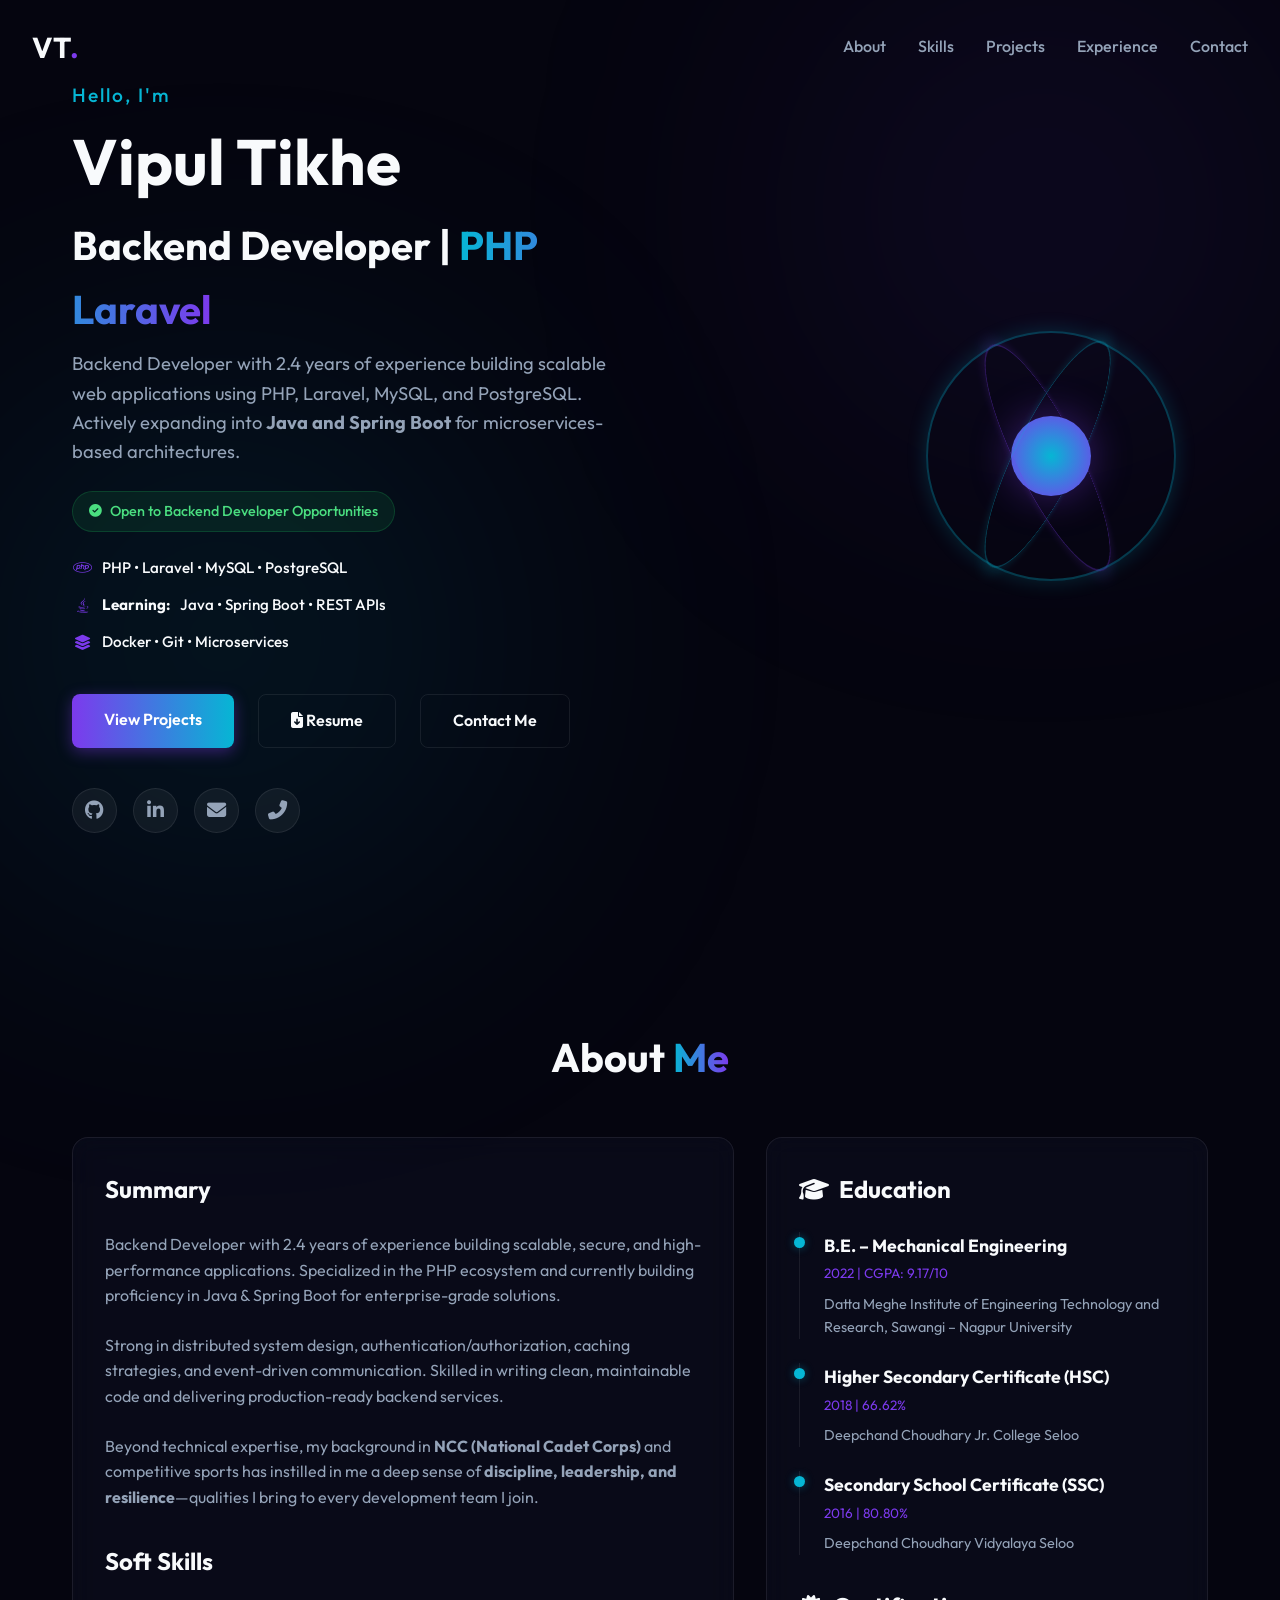
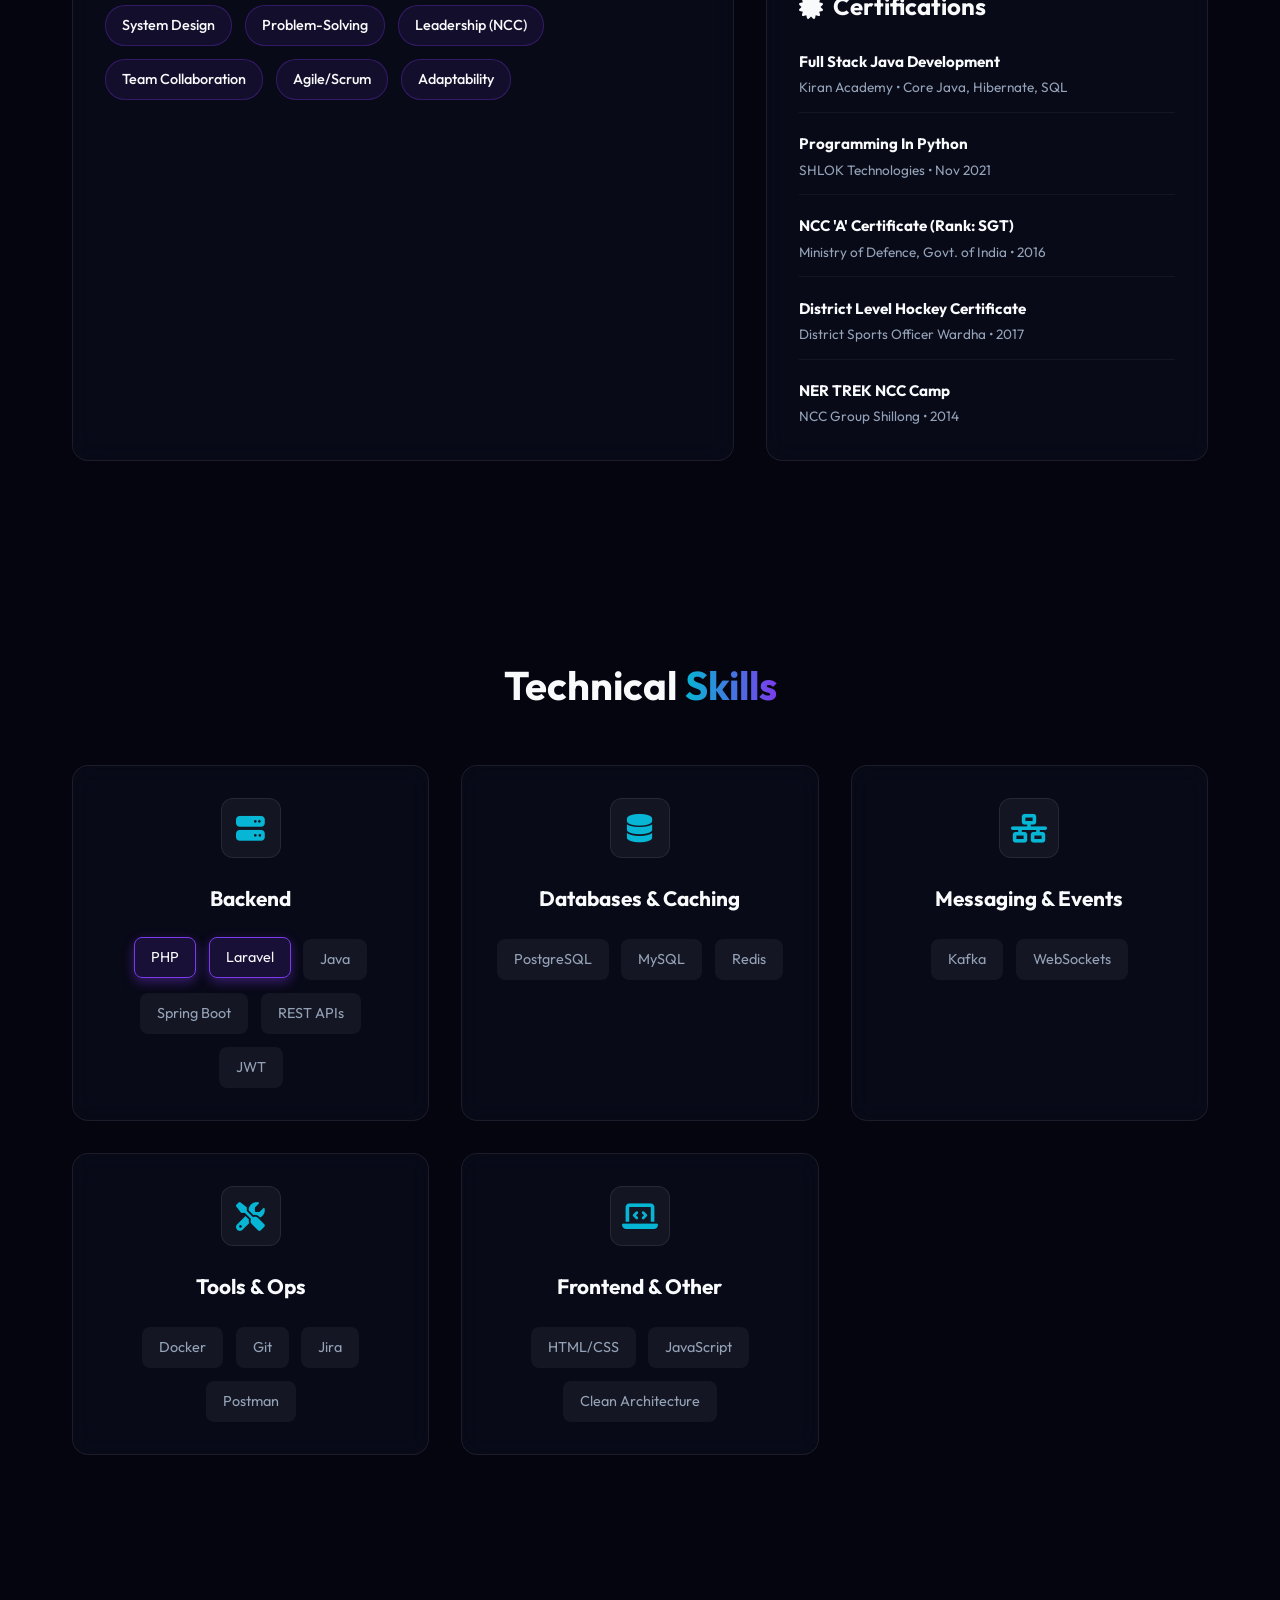
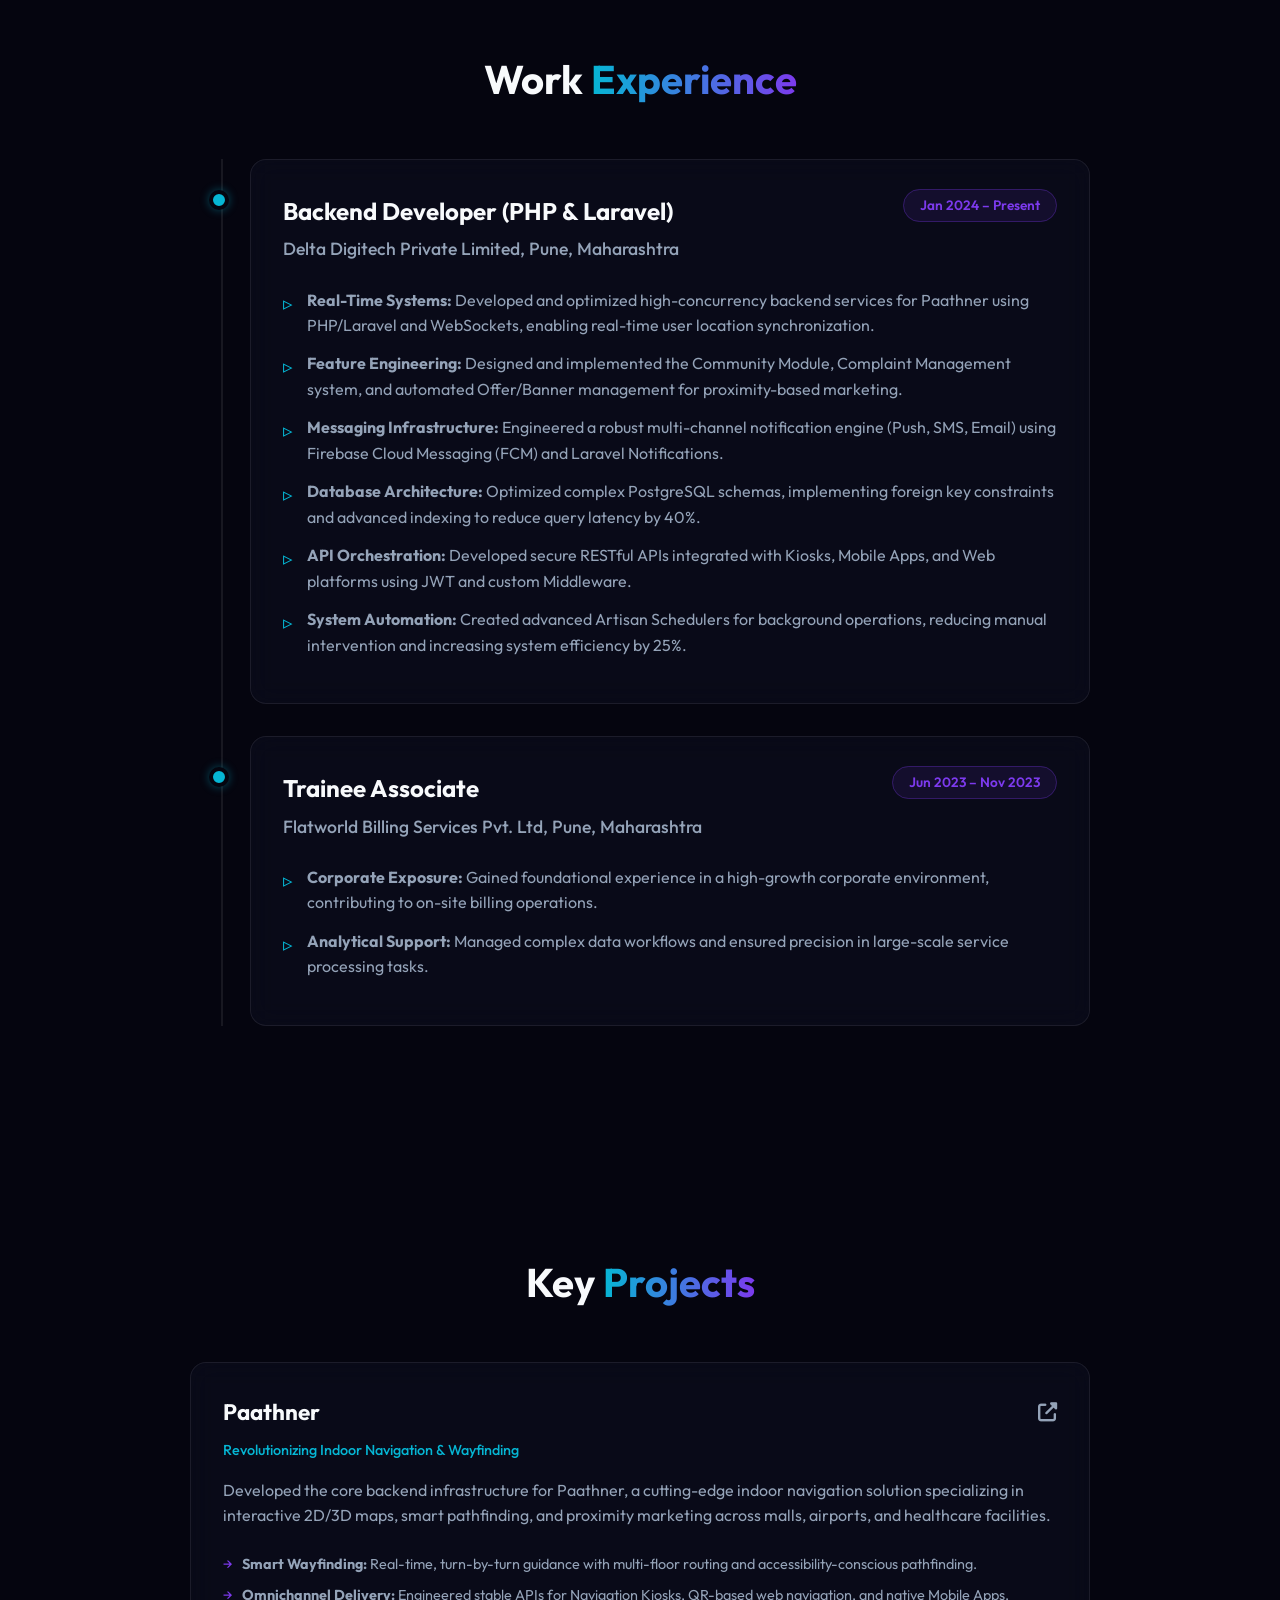
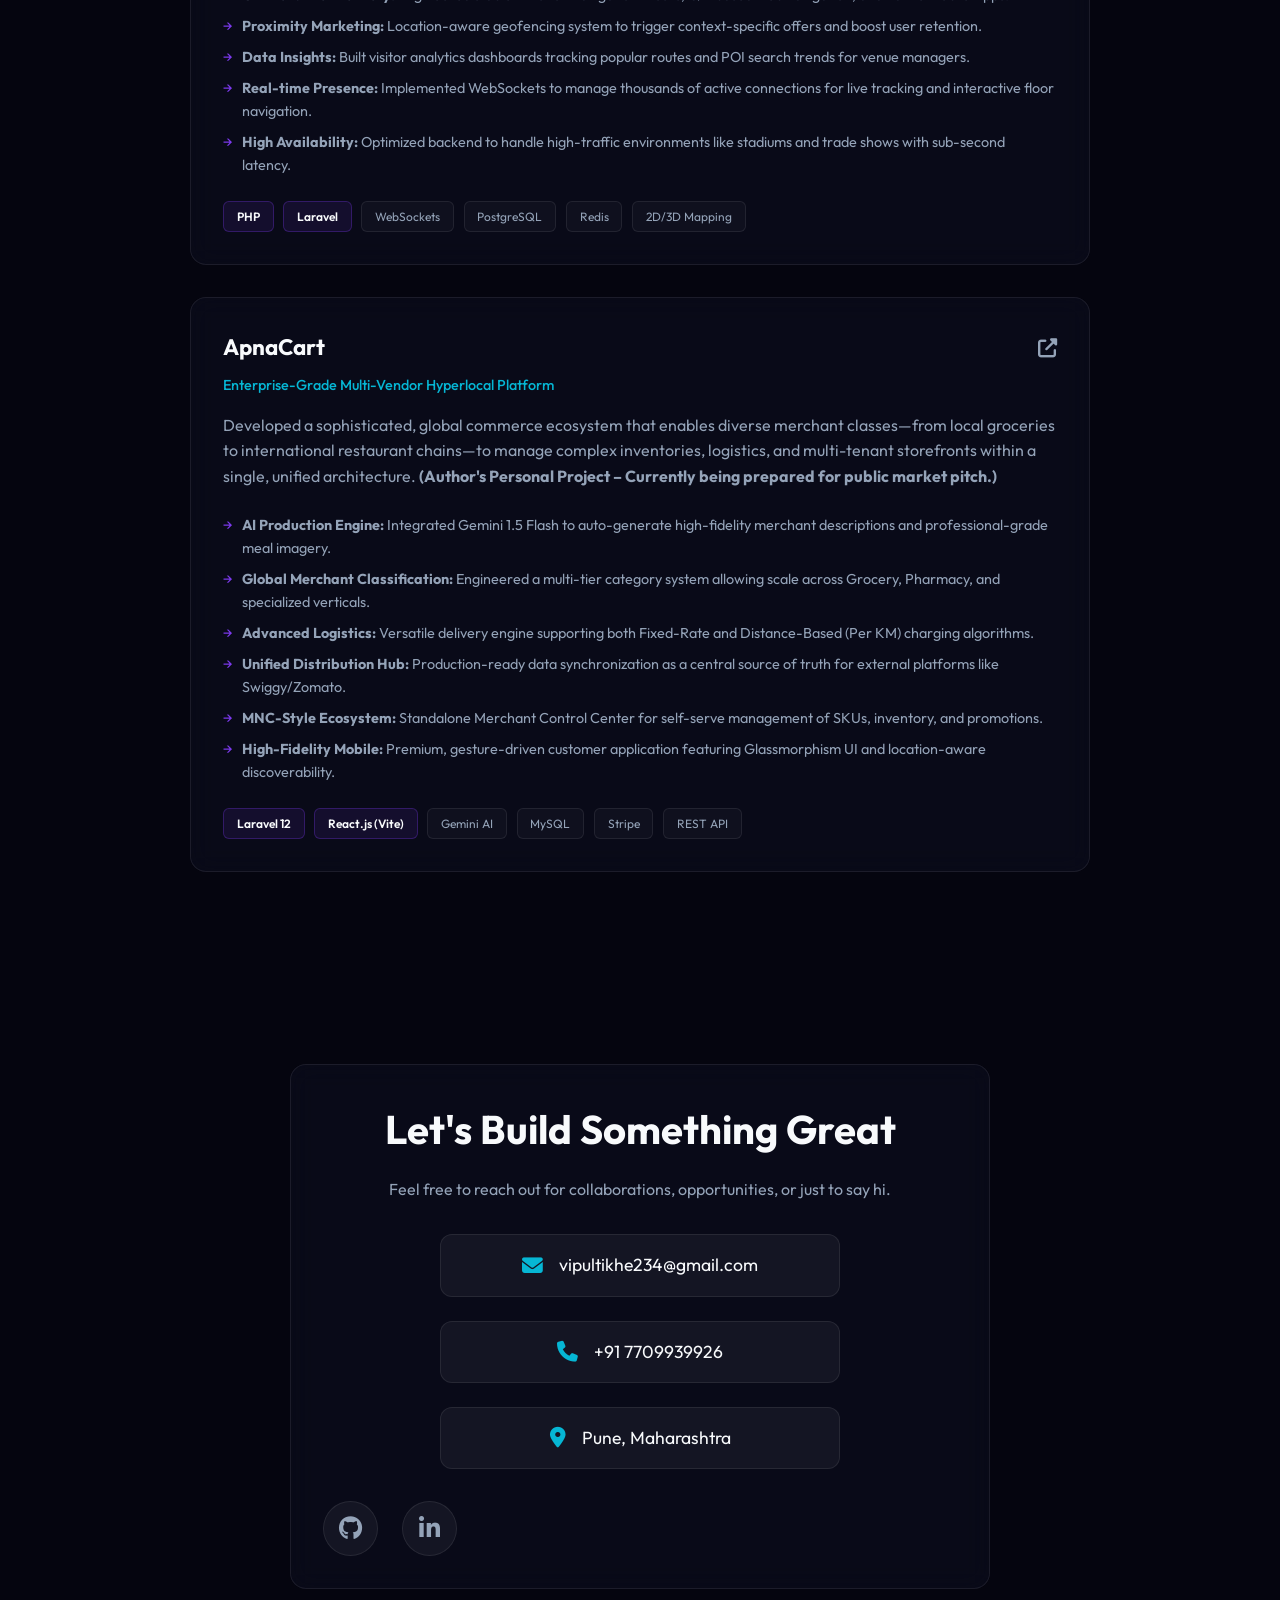
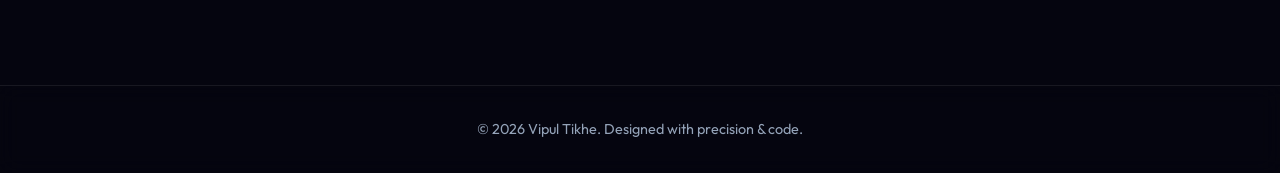
<file: index.html>
<!DOCTYPE html>
<html lang="en">

<head>
    <meta charset="UTF-8">
    <meta name="viewport" content="width=device-width, initial-scale=1.0">
    <title>Vipul Tikhe | Backend Developer</title>
    <meta name="description"
        content="Portfolio of Vipul Tikhe, Backend Developer specialized in PHP, Laravel, Java, and Spring Boot. 2.4 years of experience building scalable applications.">
    <!-- Google Fonts -->
    <link rel="preconnect" href="https://fonts.googleapis.com">
    <link rel="preconnect" href="https://fonts.gstatic.com" crossorigin>
    <link href="https://fonts.googleapis.com/css2?family=Outfit:wght@300;400;500;600;700&display=swap" rel="stylesheet">
    <!-- Font Awesome -->
    <link rel="stylesheet" href="https://cdnjs.cloudflare.com/ajax/libs/font-awesome/6.4.0/css/all.min.css">

    <link rel="stylesheet" href="styles.css">
</head>

<body>

    <!-- Background Elements -->
    <div class="bg-shape shape-1"></div>
    <div class="bg-shape shape-2"></div>

    <!-- Navbar -->
    <nav class="navbar">
        <a href="#home" class="logo">VT<span>.</span></a>
        <ul class="nav-links">
            <li><a href="#about">About</a></li>
            <li><a href="#skills">Skills</a></li>
            <li><a href="#projects">Projects</a></li>
            <li><a href="#experience">Experience</a></li>
            <li><a href="#contact">Contact</a></li>
        </ul>
        <div class="hamburger">
            <span class="bar"></span>
            <span class="bar"></span>
            <span class="bar"></span>
        </div>
    </nav>

    <!-- Hero Section -->
    <section id="home" class="hero section">
        <div class="container hero-content">
            <div class="hero-text opacity-0 slide-up">
                <span class="greeting">Hello, I'm</span>
                <h1 class="name">Vipul Tikhe</h1>
                <h2 class="title">Backend Developer | <span class="highlight">PHP Laravel</span></h2>
                <p class="hero-desc">
                    Backend Developer with 2.4 years of experience building scalable web applications using PHP,
                    Laravel,
                    MySQL, and PostgreSQL. Actively expanding into <strong>Java and Spring Boot</strong> for
                    microservices-based architectures.
                </p>
                <div class="availability-badge">
                    <i class="fas fa-check-circle"></i> Open to Backend Developer Opportunities
                </div>
                <div class="hero-tech-stack">
                    <span class="tech-item"><i class="fab fa-php"></i> PHP • Laravel • MySQL • PostgreSQL</span>
                    <span class="tech-item"><i class="fab fa-java"></i> <strong>Learning:</strong> Java • Spring Boot •
                        REST APIs</span>
                    <span class="tech-item"><i class="fas fa-layer-group"></i> Docker • Git • Microservices</span>
                </div>
                <div class="hero-actions">
                    <a href="#projects" class="btn btn-primary">View Projects</a>
                    <a href="Vipul%20Ninukumar%20Tikhe.pdf" target="_blank" class="btn btn-outline" download>
                        <i class="fas fa-file-download"></i> Resume
                    </a>
                    <a href="#contact" class="btn btn-outline">Contact Me</a>
                </div>
                <div class="social-links">
                    <a href="https://github.com/vipultikhe234" target="_blank" class="social-icon"
                        aria-label="GitHub"><i class="fab fa-github"></i></a>
                    <a href="https://www.linkedin.com/in/vipultikhe" target="_blank" class="social-icon"
                        aria-label="LinkedIn"><i class="fab fa-linkedin-in"></i></a>
                    <a href="mailto:vipultikhe234@gmail.com" class="social-icon" aria-label="Email"><i
                            class="fas fa-envelope"></i></a>
                    <a href="tel:+917709939926" class="social-icon" aria-label="Phone"><i
                            class="fas fa-phone-alt"></i></a>
                </div>
            </div>
            <div class="hero-image opacity-0 fade-in">
                <!-- Abstract glowing element representing a server/database -->
                <div class="abstract-globe">
                    <div class="ring"></div>
                    <div class="ring"></div>
                    <div class="ring"></div>
                    <div class="core"></div>
                </div>
            </div>
        </div>
    </section>

    <!-- About Section -->
    <section id="about" class="about section">
        <div class="container">
            <h2 class="section-title opacity-0 slide-up">About <span class="highlight">Me</span></h2>
            <div class="about-grid">
                <div class="about-text glass-card opacity-0 slide-right">
                    <h3>Summary</h3>
                    <p>
                        Backend Developer with 2.4 years of experience building scalable, secure, and
                        high-performance applications. Specialized in the PHP ecosystem and currently building
                        proficiency in Java & Spring Boot for enterprise-grade solutions.
                    </p>
                    <p>
                        Strong in distributed system design, authentication/authorization, caching strategies, and
                        event-driven communication. Skilled in writing clean, maintainable code and delivering
                        production-ready backend services.
                    </p>
                    <p>
                        Beyond technical expertise, my background in <strong>NCC (National Cadet Corps)</strong> and
                        competitive sports has instilled in me a deep sense of <strong>discipline, leadership, and
                            resilience</strong>—qualities I bring to every development team I join.
                    </p>

                    <h3 class="mt-4">Soft Skills</h3>
                    <div class="soft-skills">
                        <span class="tag">System Design</span>
                        <span class="tag">Problem-Solving</span>
                        <span class="tag">Leadership (NCC)</span>
                        <span class="tag">Team Collaboration</span>
                        <span class="tag">Agile/Scrum</span>
                        <span class="tag">Adaptability</span>
                    </div>
                </div>

                <div class="education-card glass-card opacity-0 slide-left">
                    <h3><i class="fas fa-graduation-cap"></i> Education</h3>
                    <div class="timeline-item small">
                        <div class="timeline-dot"></div>
                        <h4>B.E. – Mechanical Engineering</h4>
                        <span class="date">2022 | CGPA: 9.17/10</span>
                        <p>Datta Meghe Institute of Engineering Technology and Research, Sawangi – Nagpur University</p>
                    </div>
                    <div class="timeline-item small">
                        <div class="timeline-dot"></div>
                        <h4>Higher Secondary Certificate (HSC)</h4>
                        <span class="date">2018 | 66.62%</span>
                        <p>Deepchand Choudhary Jr. College Seloo</p>
                    </div>
                    <div class="timeline-item small">
                        <div class="timeline-dot"></div>
                        <h4>Secondary School Certificate (SSC)</h4>
                        <span class="date">2016 | 80.80%</span>
                        <p>Deepchand Choudhary Vidyalaya Seloo</p>
                    </div>

                    <h3 class="mt-4"><i class="fas fa-certificate"></i>Certifications</h3>
                    <div class="cert-items">
                        <div class="cert-item">
                            <div class="cert-details">
                                <strong>Full Stack Java Development</strong>
                                <span>Kiran Academy • Core Java, Hibernate, SQL</span>
                            </div>
                        </div>
                        <div class="cert-item">
                            <div class="cert-details">
                                <strong>Programming In Python</strong>
                                <span>SHLOK Technologies • Nov 2021</span>
                            </div>
                        </div>
                        <div class="cert-item">
                            <div class="cert-details">
                                <strong>NCC 'A' Certificate (Rank: SGT)</strong>
                                <span>Ministry of Defence, Govt. of India • 2016</span>
                            </div>
                        </div>
                        <div class="cert-item">
                            <div class="cert-details">
                                <strong>District Level Hockey Certificate</strong>
                                <span>District Sports Officer Wardha • 2017</span>
                            </div>
                        </div>
                        <div class="cert-item">
                            <div class="cert-details">
                                <strong>NER TREK NCC Camp</strong>
                                <span>NCC Group Shillong • 2014</span>
                            </div>
                        </div>
                    </div>
                </div>
            </div>
        </div>
    </section>

    <!-- Skills Section -->
    <section id="skills" class="skills section">
        <div class="container">
            <h2 class="section-title opacity-0 slide-up">Technical <span class="highlight">Skills</span></h2>
            <div class="skills-container opacity-0 fade-in">

                <div class="skill-category glass-card hover-glow">
                    <div class="skill-icon"><i class="fas fa-server"></i></div>
                    <h3>Backend</h3>
                    <div class="skill-tags">
                        <span class="skill-tag highlighted-skill">PHP</span>
                        <span class="skill-tag highlighted-skill">Laravel</span>
                        <span class="skill-tag">Java</span>
                        <span class="skill-tag">Spring Boot</span>
                        <span class="skill-tag">REST APIs</span>
                        <span class="skill-tag">JWT</span>
                    </div>
                </div>

                <div class="skill-category glass-card hover-glow">
                    <div class="skill-icon"><i class="fas fa-database"></i></div>
                    <h3>Databases & Caching</h3>
                    <div class="skill-tags">
                        <span class="skill-tag">PostgreSQL</span>
                        <span class="skill-tag">MySQL</span>
                        <span class="skill-tag">Redis</span>
                    </div>
                </div>

                <div class="skill-category glass-card hover-glow">
                    <div class="skill-icon"><i class="fas fa-network-wired"></i></div>
                    <h3>Messaging & Events</h3>
                    <div class="skill-tags">
                        <span class="skill-tag">Kafka</span>
                        <span class="skill-tag">WebSockets</span>
                    </div>
                </div>

                <div class="skill-category glass-card hover-glow">
                    <div class="skill-icon"><i class="fas fa-tools"></i></div>
                    <h3>Tools & Ops</h3>
                    <div class="skill-tags">
                        <span class="skill-tag">Docker</span>
                        <span class="skill-tag">Git</span>
                        <span class="skill-tag">Jira</span>
                        <span class="skill-tag">Postman</span>
                    </div>
                </div>

                <div class="skill-category glass-card hover-glow">
                    <div class="skill-icon"><i class="fas fa-laptop-code"></i></div>
                    <h3>Frontend & Other</h3>
                    <div class="skill-tags">
                        <span class="skill-tag">HTML/CSS</span>
                        <span class="skill-tag">JavaScript</span>
                        <span class="skill-tag">Clean Architecture</span>
                    </div>
                </div>

            </div>
        </div>
    </section>

    <!-- Experience Section -->
    <section id="experience" class="experience section">
        <div class="container">
            <h2 class="section-title opacity-0 slide-up">Work <span class="highlight">Experience</span></h2>
            <div class="timeline opacity-0 slide-up">

                <div class="timeline-item glass-card">
                    <div class="timeline-dot large"></div>
                    <div class="exp-header">
                        <div class="title-company">
                            <h3>Backend Developer (PHP & Laravel)</h3>
                            <h4>Delta Digitech Private Limited, Pune, Maharashtra</h4>
                        </div>
                        <div class="exp-date">
                            <span class="badge">Jan 2024 – Present</span>
                        </div>
                    </div>
                    <ul class="exp-list">
                        <li><strong>Real-Time Systems:</strong> Developed and optimized high-concurrency backend
                            services for Paathner using PHP/Laravel and WebSockets, enabling real-time user location
                            synchronization.</li>
                        <li><strong>Feature Engineering:</strong> Designed and implemented the Community Module,
                            Complaint Management system, and automated Offer/Banner management for proximity-based
                            marketing.</li>
                        <li><strong>Messaging Infrastructure:</strong> Engineered a robust multi-channel notification
                            engine (Push, SMS, Email) using Firebase Cloud Messaging (FCM) and Laravel Notifications.
                        </li>
                        <li><strong>Database Architecture:</strong> Optimized complex PostgreSQL schemas, implementing
                            foreign key constraints and advanced indexing to reduce query latency by 40%.</li>
                        <li><strong>API Orchestration:</strong> Developed secure RESTful APIs integrated with Kiosks,
                            Mobile Apps, and Web platforms using JWT and custom Middleware.</li>
                        <li><strong>System Automation:</strong> Created advanced Artisan Schedulers for background
                            operations, reducing manual intervention and increasing system efficiency by 25%.</li>
                    </ul>
                </div>

                <div class="timeline-item glass-card mt-4">
                    <div class="timeline-dot large"></div>
                    <div class="exp-header">
                        <div class="title-company">
                            <h3>Trainee Associate</h3>
                            <h4>Flatworld Billing Services Pvt. Ltd, Pune, Maharashtra</h4>
                        </div>
                        <div class="exp-date">
                            <span class="badge">Jun 2023 – Nov 2023</span>
                        </div>
                    </div>
                    <ul class="exp-list">
                        <li><strong>Corporate Exposure:</strong> Gained foundational experience in a high-growth
                            corporate environment, contributing to on-site billing operations.</li>
                        <li><strong>Analytical Support:</strong> Managed complex data workflows and ensured precision in
                            large-scale service processing tasks.</li>
                    </ul>
                </div>

            </div>
        </div>
    </section>

    <!-- Projects Section -->
    <section id="projects" class="projects section">
        <div class="container">
            <h2 class="section-title opacity-0 slide-up">Key <span class="highlight">Projects</span></h2>
            <div class="projects-grid">
                <!-- Featured Project: Paathner (Manually Managed) -->
                <div class="project-card glass-card opacity-0 slide-up">
                    <div class="project-content">
                        <div class="project-header">
                            <h3>Paathner</h3>
                            <div class="project-links">
                                <a href="https://paathner.com/" target="_blank" title="Live Website"><i
                                        class="fas fa-external-link-alt"></i></a>
                            </div>
                        </div>
                        <p class="project-role">Revolutionizing Indoor Navigation & Wayfinding</p>
                        <p class="project-desc">
                            Developed the core backend infrastructure for Paathner, a cutting-edge indoor navigation
                            solution specializing in interactive 2D/3D maps, smart pathfinding, and proximity marketing
                            across malls, airports, and healthcare facilities.
                        </p>
                        <ul class="project-features">
                            <li><strong>Smart Wayfinding:</strong> Real-time, turn-by-turn guidance with multi-floor
                                routing and accessibility-conscious pathfinding.</li>
                            <li><strong>Omnichannel Delivery:</strong> Engineered stable APIs for Navigation Kiosks,
                                QR-based web navigation, and native Mobile Apps.</li>
                            <li><strong>Proximity Marketing:</strong> Location-aware geofencing system to trigger
                                context-specific offers and boost user retention.</li>
                            <li><strong>Data Insights:</strong> Built visitor analytics dashboards tracking popular
                                routes and POI search trends for venue managers.</li>
                            <li><strong>Real-time Presence:</strong> Implemented WebSockets to manage thousands of
                                active
                                connections for live tracking and interactive floor navigation.</li>
                            <li><strong>High Availability:</strong> Optimized backend to handle high-traffic
                                environments like stadiums and trade shows with sub-second latency.</li>
                        </ul>
                        <div class="project-tags">
                            <span class="tag-primary">PHP</span>
                            <span class="tag-primary">Laravel</span>
                            <span>WebSockets</span>
                            <span>PostgreSQL</span>
                            <span>Redis</span>
                            <span>2D/3D Mapping</span>
                        </div>
                    </div>
                </div>

                <!-- Featured Project: ApnaCart -->
                <div class="project-card glass-card opacity-0 slide-up">
                    <div class="project-content">
                        <div class="project-header">
                            <h3>ApnaCart</h3>
                            <div class="project-links">
                                <a href="https://theapnacart.vercel.app/" target="_blank" title="Live Site"><i
                                        class="fas fa-external-link-alt"></i></a>
                            </div>
                        </div>
                        <p class="project-role">Enterprise-Grade Multi-Vendor Hyperlocal Platform</p>
                        <p class="project-desc"
                            style="display: block; -webkit-line-clamp: initial; line-clamp: initial; overflow: visible;">
                            Developed a sophisticated, global commerce ecosystem that enables diverse merchant
                            classes—from local groceries to international restaurant chains—to manage complex
                            inventories, logistics, and multi-tenant storefronts within a single, unified architecture.
                            <strong>(Author's Personal Project – Currently being prepared for public market
                                pitch.)</strong>
                        </p>
                        <ul class="project-features">
                            <li><strong>AI Production Engine:</strong> Integrated Gemini 1.5 Flash to auto-generate
                                high-fidelity merchant descriptions and professional-grade meal imagery.</li>
                            <li><strong>Global Merchant Classification:</strong> Engineered a multi-tier category system
                                allowing scale across Grocery, Pharmacy, and specialized verticals.</li>
                            <li><strong>Advanced Logistics:</strong> Versatile delivery engine supporting both
                                Fixed-Rate and Distance-Based (Per KM) charging algorithms.</li>
                            <li><strong>Unified Distribution Hub:</strong> Production-ready data synchronization as a
                                central source of truth for external platforms like Swiggy/Zomato.</li>
                            <li><strong>MNC-Style Ecosystem:</strong> Standalone Merchant Control Center for self-serve
                                management of SKUs, inventory, and promotions.</li>
                            <li><strong>High-Fidelity Mobile:</strong> Premium, gesture-driven customer application
                                featuring Glassmorphism UI and location-aware discoverability.</li>
                        </ul>
                        <div class="project-tags">
                            <span class="tag-primary">Laravel 12</span>
                            <span class="tag-primary">React.js (Vite)</span>
                            <span>Gemini AI</span>
                            <span>MySQL</span>
                            <span>Stripe</span>
                            <span>REST API</span>
                        </div>
                    </div>
                </div>
            </div>
        </div>
    </section>

    <!-- Contact Section -->
    <section id="contact" class="contact section">
        <div class="container">
            <div class="contact-box glass-card opacity-0 fade-in">
                <h2>Let's Build Something Great</h2>
                <p>Feel free to reach out for collaborations, opportunities, or just to say hi.</p>
                <div class="contact-methods">
                    <a href="mailto:vipultikhe234@gmail.com" class="contact-method">
                        <i class="fas fa-envelope"></i>
                        <span>vipultikhe234@gmail.com</span>
                    </a>
                    <a href="tel:+917709939926" class="contact-method">
                        <i class="fas fa-phone"></i>
                        <span>+91 7709939926</span>
                    </a>
                    <div class="contact-method">
                        <i class="fas fa-map-marker-alt"></i>
                        <span>Pune, Maharashtra</span>
                    </div>
                </div>
                <div class="social-links large mt-4">
                    <a href="https://github.com/vipultikhe234" target="_blank" class="social-icon"><i
                            class="fab fa-github"></i></a>
                    <a href="https://www.linkedin.com/in/vipultikhe" target="_blank" class="social-icon"
                        aria-label="LinkedIn"><i class="fab fa-linkedin-in"></i></a>
                </div>
            </div>
        </div>
    </section>

    <!-- Footer -->
    <footer>
        <div class="container">
            <p>&copy; <span id="currentYear"></span> Vipul Tikhe. Designed with precision & code.</p>
        </div>
    </footer>

    <script src="script.js"></script>
</body>

</html>
</file>
<file: styles.css>
:root {
    --bg-dark: #05050f;
    --bg-card: rgba(16, 18, 38, 0.4);
    --primary: #7c3aed;
    --primary-glow: rgba(124, 58, 237, 0.4);
    --secondary: #06b6d4;
    --secondary-glow: rgba(6, 182, 212, 0.4);
    --text-main: #f8fafc;
    --text-muted: #94a3b8;
    --border-color: rgba(255, 255, 255, 0.08);
    --font-main: 'Outfit', sans-serif;
    --transition: all 0.3s cubic-bezier(0.4, 0, 0.2, 1);
}

* {
    margin: 0;
    padding: 0;
    box-sizing: border-box;
}

html {
    scroll-behavior: smooth;
}

body {
    font-family: var(--font-main);
    background-color: var(--bg-dark);
    color: var(--text-main);
    line-height: 1.6;
    overflow-x: hidden;
}

/* Background Effects */
.bg-shape {
    position: fixed;
    border-radius: 50%;
    filter: blur(150px);
    z-index: -1;
    pointer-events: none;
    opacity: 0.5;
}

.shape-1 {
    top: -10%;
    right: -5%;
    width: 600px;
    height: 600px;
    background: radial-gradient(circle, var(--primary-glow) 0%, transparent 70%);
    animation: float 20s infinite alternate;
}

.shape-2 {
    bottom: -10%;
    left: -10%;
    width: 700px;
    height: 700px;
    background: radial-gradient(circle, var(--secondary-glow) 0%, transparent 70%);
    animation: float 25s infinite alternate-reverse;
}

@keyframes float {
    0% {
        transform: translate(0, 0);
    }

    100% {
        transform: translate(-50px, 50px);
    }
}

/* Layout */
.container {
    max-width: 1200px;
    margin: 0 auto;
    padding: 0 2rem;
}

.section {
    padding: 6rem 0;
}

.section-title {
    font-size: 2.5rem;
    font-weight: 700;
    margin-bottom: 3rem;
    text-align: center;
}

.highlight {
    color: transparent;
    background: linear-gradient(90deg, var(--secondary), var(--primary));
    -webkit-background-clip: text;
    background-clip: text;
}

/* Glassmorphism Classes */
.glass-card {
    background: var(--bg-card);
    backdrop-filter: blur(12px);
    -webkit-backdrop-filter: blur(12px);
    border: 1px solid var(--border-color);
    border-radius: 16px;
    padding: 2rem;
    transition: var(--transition);
}

.glass-card:hover {
    border-color: rgba(255, 255, 255, 0.15);
    box-shadow: 0 10px 30px -10px rgba(0, 0, 0, 0.5);
}

/* Navbar */
.navbar {
    position: fixed;
    top: 0;
    width: 100%;
    padding: 1.5rem 2rem;
    display: flex;
    justify-content: space-between;
    align-items: center;
    z-index: 1000;
    transition: var(--transition);
}

.navbar.scrolled {
    padding: 1rem 2rem;
    background: rgba(5, 5, 15, 0.8);
    backdrop-filter: blur(10px);
    border-bottom: 1px solid var(--border-color);
}

.navbar .logo {
    font-size: 1.8rem;
    font-weight: 700;
    color: var(--text-main);
    text-decoration: none;
    letter-spacing: 1px;
}

.navbar .logo span {
    color: var(--primary);
}

.nav-links {
    display: flex;
    list-style: none;
    gap: 2rem;
}

.nav-links a {
    color: var(--text-muted);
    text-decoration: none;
    font-weight: 500;
    font-size: 1rem;
    transition: var(--transition);
    position: relative;
}

.nav-links a:hover {
    color: var(--text-main);
}

.nav-links a::after {
    content: '';
    position: absolute;
    bottom: -4px;
    left: 0;
    width: 0;
    height: 2px;
    background: var(--primary);
    transition: var(--transition);
}

.nav-links a:hover::after {
    width: 100%;
}

.hamburger {
    display: none;
    cursor: pointer;
}

.hamburger .bar {
    display: block;
    width: 25px;
    height: 3px;
    margin: 5px auto;
    background-color: var(--text-main);
    transition: var(--transition);
}

/* Hero Section */
.hero {
    min-height: 100vh;
    display: flex;
    align-items: center;
    padding-top: 5rem;
}

.hero-content {
    display: flex;
    align-items: center;
    justify-content: space-between;
    width: 100%;
}

.hero-text {
    flex: 1;
    max-width: 600px;
}

.greeting {
    font-size: 1.2rem;
    color: var(--secondary);
    font-weight: 500;
    letter-spacing: 2px;
    display: block;
    margin-bottom: 1rem;
}

.name {
    font-size: 4rem;
    font-weight: 700;
    line-height: 1.1;
    margin-bottom: 1rem;
}

.title {
    font-size: 2.5rem;
    font-weight: 700;
    margin-bottom: 0.5rem;
    color: var(--text-main);
}

.title-secondary {
    font-size: 1.8rem;
    font-weight: 600;
    margin-bottom: 1.5rem;
    color: var(--text-muted);
    display: block;
}

.highlight-java {
    color: #f89820;
    /* Java Orange */
    position: relative;
    display: inline-block;
}

.highlight-java::after {
    content: '';
    position: absolute;
    bottom: 2px;
    left: 0;
    width: 100%;
    height: 8px;
    background: rgba(248, 152, 32, 0.15);
    z-index: -1;
    border-radius: 2px;
}

.hero-desc {
    font-size: 1.15rem;
    color: var(--text-muted);
    margin-bottom: 1.5rem;
    line-height: 1.6;
}

.availability-badge {
    display: inline-flex;
    align-items: center;
    gap: 8px;
    background: rgba(34, 197, 94, 0.1);
    /* Green success background */
    color: #4ade80;
    padding: 0.5rem 1rem;
    border-radius: 50px;
    font-size: 0.9rem;
    font-weight: 500;
    margin-bottom: 1.5rem;
    border: 1px solid rgba(34, 197, 94, 0.2);
}

.availability-badge i {
    font-size: 0.8rem;
}

.hero-tech-stack {
    display: flex;
    flex-direction: column;
    gap: 0.8rem;
    margin-bottom: 2.5rem;
}

.tech-item {
    font-size: 0.95rem;
    color: var(--text-main);
    display: flex;
    align-items: center;
    gap: 10px;
    font-weight: 500;
}

.tech-item i {
    color: var(--primary);
    width: 20px;
    text-align: center;
}

.hero-actions {
    display: flex;
    gap: 1.5rem;
    margin-bottom: 2.5rem;
}

.hero-image {
    flex: 1;
    display: flex;
    justify-content: flex-end;
    /* Move to right */
    padding-right: 2rem;
    position: relative;
    animation: floating 6s ease-in-out infinite;
    /* Added gentle floating */
}

@keyframes floating {

    0%,
    100% {
        transform: translateY(0);
    }

    50% {
        transform: translateY(-20px);
    }
}

/* Render Abstract Server/Database */
.abstract-globe {
    position: relative;
    width: 250px;
    /* Reduced size as requested */
    height: 250px;
    transform-style: preserve-3d;
    perspective: 1000px;
}

.abstract-globe .ring {
    position: absolute;
    width: 100%;
    height: 100%;
    border: 2px solid rgba(6, 182, 212, 0.3);
    border-radius: 50%;
    box-shadow: 0 0 20px rgba(6, 182, 212, 0.2);
}

.abstract-globe .ring:nth-child(1) {
    animation: rotate 10s linear infinite;
}

.abstract-globe .ring:nth-child(2) {
    animation: rotate 15s linear infinite reverse;
    transform: rotateX(60deg) rotateY(60deg);
    border-color: rgba(124, 58, 237, 0.3);
    box-shadow: 0 0 20px rgba(124, 58, 237, 0.2);
}

.abstract-globe .ring:nth-child(3) {
    animation: rotate 20s linear infinite;
    transform: rotateX(-60deg) rotateY(60deg);
}

.abstract-globe .core {
    position: absolute;
    top: 50%;
    left: 50%;
    transform: translate(-50%, -50%);
    width: 80px;
    height: 80px;
    background: radial-gradient(circle, var(--secondary) 0%, var(--primary) 100%);
    border-radius: 50%;
    box-shadow: 0 0 40px var(--primary-glow);
    animation: pulse 3s infinite alternate;
}

@keyframes rotate {
    0% {
        transform: rotate(0deg) rotateX(60deg);
    }

    100% {
        transform: rotate(360deg) rotateX(60deg);
    }
}

@keyframes pulse {
    0% {
        transform: translate(-50%, -50%) scale(1);
        box-shadow: 0 0 20px var(--primary-glow);
    }

    100% {
        transform: translate(-50%, -50%) scale(1.1);
        box-shadow: 0 0 40px var(--secondary-glow);
    }
}

/* Buttons */
.btn {
    display: inline-block;
    padding: 0.8rem 2rem;
    border-radius: 8px;
    font-weight: 600;
    text-decoration: none;
    transition: var(--transition);
    cursor: pointer;
    font-size: 1rem;
}

.btn-primary {
    background: linear-gradient(90deg, var(--primary), var(--secondary));
    color: white;
    box-shadow: 0 4px 15px var(--primary-glow);
    border: none;
}

.btn-primary:hover {
    transform: translateY(-3px);
    box-shadow: 0 8px 25px var(--primary-glow);
}

.btn-outline {
    background: transparent;
    color: var(--text-main);
    border: 1px solid var(--border-color);
}

.btn-outline:hover {
    background: rgba(255, 255, 255, 0.05);
    border-color: var(--secondary);
    transform: translateY(-3px);
}

.social-links {
    display: flex;
    gap: 1rem;
}

.social-links.large {
    gap: 1.5rem;
}

.social-icon {
    display: flex;
    align-items: center;
    justify-content: center;
    width: 45px;
    height: 45px;
    border-radius: 50%;
    background: rgba(255, 255, 255, 0.05);
    border: 1px solid var(--border-color);
    color: var(--text-muted);
    text-decoration: none;
    font-size: 1.2rem;
    transition: var(--transition);
}

.social-links.large .social-icon {
    width: 55px;
    height: 55px;
    font-size: 1.5rem;
}

.social-icon:hover {
    color: var(--text-main);
    border-color: var(--primary);
    background: rgba(124, 58, 237, 0.2);
    transform: translateY(-3px);
}

/* About Section */
.about-grid {
    display: grid;
    grid-template-columns: 1.5fr 1fr;
    gap: 2rem;
}

.about-text h3,
.education-card h3 {
    margin-bottom: 1.5rem;
    font-size: 1.5rem;
    color: var(--text-main);
    display: flex;
    align-items: center;
    gap: 10px;
}

.about-text p {
    color: var(--text-muted);
    margin-bottom: 1.5rem;
}

.mt-4 {
    margin-top: 2rem !important;
}

.soft-skills {
    display: flex;
    flex-wrap: wrap;
    gap: 0.8rem;
}

.tag {
    background: rgba(124, 58, 237, 0.1);
    border: 1px solid rgba(124, 58, 237, 0.3);
    color: var(--text-main);
    padding: 0.5rem 1rem;
    border-radius: 20px;
    font-size: 0.9rem;
    font-weight: 500;
    transition: var(--transition);
}

.tag:hover {
    background: rgba(124, 58, 237, 0.2);
    border-color: var(--primary);
}

/* Timeline specific to education & minimal areas */
.timeline-item.small {
    position: relative;
    padding-left: 1.5rem;
    margin-bottom: 1.5rem;
    border-left: 1px solid var(--border-color);
}

.timeline-dot {
    position: absolute;
    left: -6px;
    top: 5px;
    width: 11px;
    height: 11px;
    border-radius: 50%;
    background: var(--secondary);
    box-shadow: 0 0 10px var(--secondary-glow);
}

.timeline-item.small h4 {
    font-size: 1.1rem;
    margin-bottom: 0.2rem;
}

.timeline-item.small .date {
    display: block;
    font-size: 0.85rem;
    color: var(--primary);
    margin-bottom: 0.5rem;
}

.timeline-item.small p {
    font-size: 0.9rem;
    color: var(--text-muted);
}

.cert-list {
    list-style: none;
}

.cert-items {
    display: flex;
    flex-direction: column;
    gap: 1.2rem;
}

.cert-item {
    display: flex;
    gap: 1rem;
    padding-bottom: 0.8rem;
    border-bottom: 1px solid rgba(255, 255, 255, 0.05);
}

.cert-item:last-child {
    border-bottom: none;
    padding-bottom: 0;
}

.cert-details {
    display: flex;
    flex-direction: column;
}

.cert-details strong {
    font-size: 0.95rem;
    color: var(--text-main);
    margin-bottom: 0.2rem;
}

.cert-details span {
    font-size: 0.85rem;
    color: var(--text-muted);
}

.cert-list li {
    position: relative;
    padding-left: 1.5rem;
    margin-bottom: 0.8rem;
    color: var(--text-muted);
}

.cert-list li::before {
    content: '▹';
    position: absolute;
    left: 0;
    color: var(--primary);
    font-size: 1.2rem;
}

/* Skills Section */
.skills-container {
    display: grid;
    grid-template-columns: repeat(auto-fit, minmax(300px, 1fr));
    gap: 2rem;
}

.skill-category {
    text-align: center;
}

.hover-glow:hover {
    border-color: rgba(6, 182, 212, 0.3);
}

.skill-icon {
    width: 60px;
    height: 60px;
    margin: 0 auto 1.5rem;
    background: rgba(255, 255, 255, 0.05);
    border-radius: 12px;
    display: flex;
    align-items: center;
    justify-content: center;
    font-size: 1.8rem;
    color: var(--secondary);
    border: 1px solid var(--border-color);
    transition: var(--transition);
}

.skill-category:hover .skill-icon {
    background: rgba(6, 182, 212, 0.1);
    border-color: var(--secondary);
    transform: scale(1.1);
}

.skill-category h3 {
    margin-bottom: 1.5rem;
    font-size: 1.3rem;
}

.skill-tags {
    display: flex;
    flex-wrap: wrap;
    gap: 0.8rem;
    justify-content: center;
}

.skill-tag {
    background: rgba(255, 255, 255, 0.05);
    padding: 0.5rem 1rem;
    border-radius: 8px;
    font-size: 0.9rem;
    color: var(--text-muted);
    border: 1px solid transparent;
    transition: var(--transition);
}

.skill-tag:hover,
.skill-tag.highlighted-skill {
    background: rgba(124, 58, 237, 0.15);
    color: var(--text-main);
    border-color: var(--primary);
    transform: translateY(-2px);
    box-shadow: 0 4px 12px var(--primary-glow);
}

/* Experience Section Timeline */
.timeline {
    position: relative;
    max-width: 900px;
    margin: 0 auto;
}

.timeline::before {
    content: '';
    position: absolute;
    top: 0;
    bottom: 0;
    left: 31px;
    width: 2px;
    background: var(--border-color);
}

.timeline-item.glass-card {
    position: relative;
    margin-bottom: 2rem;
    margin-left: 60px;
}

.timeline-item .timeline-dot.large {
    left: -42px;
    top: 30px;
    width: 20px;
    height: 20px;
    border: 4px solid var(--bg-dark);
}

.exp-header {
    display: flex;
    justify-content: space-between;
    align-items: flex-start;
    margin-bottom: 1.5rem;
    flex-wrap: wrap;
    gap: 1rem;
}

.title-company h3 {
    font-size: 1.5rem;
    margin-bottom: 0.3rem;
}

.title-company h4 {
    font-size: 1.1rem;
    color: var(--text-muted);
    font-weight: 500;
}

.badge {
    background: rgba(124, 58, 237, 0.1);
    border: 1px solid rgba(124, 58, 237, 0.3);
    color: var(--primary);
    padding: 0.4rem 1rem;
    border-radius: 20px;
    font-size: 0.85rem;
    font-weight: 600;
}

.exp-list {
    list-style-type: none;
}

.exp-list li {
    position: relative;
    padding-left: 1.5rem;
    margin-bottom: 0.8rem;
    color: var(--text-muted);
}

.exp-list li::before {
    content: '▹';
    position: absolute;
    left: 0;
    color: var(--secondary);
    font-size: 1.2rem;
}

/* Projects Section */
.projects-grid {
    display: flex;
    flex-direction: column;
    gap: 2rem;
    max-width: 900px;
    margin: 0 auto;
}

.project-card {
    width: 100%;
    display: flex;
    flex-direction: column;
    height: auto;
}

.project-header {
    display: flex;
    justify-content: space-between;
    align-items: center;
    margin-bottom: 0.5rem;
}

.project-header h3 {
    font-size: 1.4rem;
    color: var(--text-main);
}

.project-links a {
    color: var(--text-muted);
    font-size: 1.2rem;
    transition: var(--transition);
}

.project-links a:hover {
    color: var(--primary);
}

.project-role {
    font-size: 0.9rem;
    color: var(--secondary);
    margin-bottom: 1rem;
    font-weight: 500;
}

.project-desc {
    color: var(--text-muted);
    margin-bottom: 1.5rem;
    display: -webkit-box;
    -webkit-line-clamp: 2;
    line-clamp: 2;
    -webkit-box-orient: vertical;
    overflow: hidden;
    text-overflow: ellipsis;
}

.project-features {
    list-style: none;
    margin-bottom: 1.5rem;
    flex-grow: 1;
}

.project-features li {
    font-size: 0.9rem;
    color: var(--text-muted);
    margin-bottom: 0.5rem;
    padding-left: 1.2rem;
    position: relative;
}

.project-features li::before {
    content: '→';
    position: absolute;
    left: 0;
    color: var(--primary);
}

.project-tags {
    display: flex;
    flex-wrap: wrap;
    gap: 0.6rem;
    margin-top: auto;
}

.project-tags span {
    font-size: 0.75rem;
    font-family: var(--font-main);
    color: var(--text-muted);
    background: rgba(255, 255, 255, 0.03);
    padding: 0.3rem 0.8rem;
    border-radius: 6px;
    border: 1px solid var(--border-color);
    transition: var(--transition);
}

.project-tags .tag-primary {
    background: rgba(124, 58, 237, 0.1);
    border-color: rgba(124, 58, 237, 0.3);
    color: var(--text-main);
    font-weight: 600;
}

.project-tags span:hover {
    background: rgba(255, 255, 255, 0.08);
    transform: translateY(-2px);
}

.hero-image {
    flex: 1;
    display: flex;
    justify-content: flex-end;
    /* Move to right */
    padding-right: 2rem;
}



.project-actions {
    display: flex;
    gap: 1rem;
    margin-top: 1.5rem;
}

.project-actions .btn {
    padding: 0.6rem 1rem;
    font-size: 0.9rem;
    flex: 1;
    display: flex;
    align-items: center;
    justify-content: center;
    gap: 8px;
}

/* Contact Section */
.contact-box {
    text-align: center;
    max-width: 700px;
    margin: 0 auto;
}

.contact-box h2 {
    font-size: 2.5rem;
    margin-bottom: 1rem;
}

.contact-box p {
    color: var(--text-muted);
    margin-bottom: 2rem;
}

.contact-methods {
    display: flex;
    flex-direction: column;
    align-items: center;
    gap: 1.5rem;
}

.contact-method {
    display: flex;
    align-items: center;
    gap: 1rem;
    color: var(--text-main);
    text-decoration: none;
    font-size: 1.1rem;
    padding: 1rem 2rem;
    background: rgba(255, 255, 255, 0.05);
    border-radius: 12px;
    border: 1px solid var(--border-color);
    transition: var(--transition);
    width: 100%;
    max-width: 400px;
    justify-content: center;
}

.contact-method:hover {
    background: rgba(255, 255, 255, 0.1);
    border-color: var(--primary);
    transform: translateY(-3px);
}

.contact-method i {
    color: var(--secondary);
    font-size: 1.3rem;
}

/* Footer */
footer {
    text-align: center;
    padding: 2rem 0;
    border-top: 1px solid var(--border-color);
    background: rgba(5, 5, 15, 0.8);
    backdrop-filter: blur(10px);
}

footer p {
    color: var(--text-muted);
    font-size: 0.9rem;
}

/* Animations */
.opacity-0 {
    opacity: 0;
}

.slide-up {
    transform: translateY(30px);
    transition: opacity 0.8s ease-out, transform 0.8s ease-out;
}

.slide-up.visible {
    opacity: 1;
    transform: translateY(0);
}

.slide-right {
    transform: translateX(-30px);
    transition: opacity 0.8s ease-out, transform 0.8s ease-out;
}

.slide-right.visible {
    opacity: 1;
    transform: translateX(0);
}

.slide-left {
    transform: translateX(30px);
    transition: opacity 0.8s ease-out, transform 0.8s ease-out;
}

.slide-left.visible {
    opacity: 1;
    transform: translateX(0);
}

.fade-in {
    transition: opacity 1s ease-out;
}

.fade-in.visible {
    opacity: 1;
}

/* Responsive Design */
@media (max-width: 900px) {
    .name {
        font-size: 3rem;
    }

    .title {
        font-size: 1.5rem;
    }

    .about-grid {
        grid-template-columns: 1fr;
    }

    .hero-content {
        flex-direction: column-reverse;
        text-align: center;
        gap: 3rem;
    }

    .hero-actions,
    .social-links {
        justify-content: center;
    }
}

@media (max-width: 768px) {
    .hamburger {
        display: block;
    }

    .nav-links {
        position: fixed;
        left: -100%;
        top: 70px;
        flex-direction: column;
        background: rgba(5, 5, 15, 0.95);
        backdrop-filter: blur(15px);
        width: 100%;
        text-align: center;
        transition: 0.3s;
        box-shadow: 0 10px 27px rgba(0, 0, 0, 0.2);
        padding: 2rem 0;
    }

    .nav-links.active {
        left: 0;
    }

    .nav-links li {
        margin: 1.5rem 0;
    }

    .hamburger.active .bar:nth-child(2) {
        opacity: 0;
    }

    .hamburger.active .bar:nth-child(1) {
        transform: translateY(8px) rotate(45deg);
    }

    .hamburger.active .bar:nth-child(3) {
        transform: translateY(-8px) rotate(-45deg);
    }

    .timeline::before {
        left: 16px;
    }

    .timeline-item.glass-card {
        margin-left: 45px;
    }

    .timeline-item .timeline-dot.large {
        left: -39px;
    }
}

@media (max-width: 480px) {
    .name {
        font-size: 2.2rem;
    }

    .hero-actions {
        flex-direction: column;
        gap: 1rem;
    }

    .project-card {
        padding: 1.5rem;
    }

    .section {
        padding: 4rem 0;
    }
}
</file>
